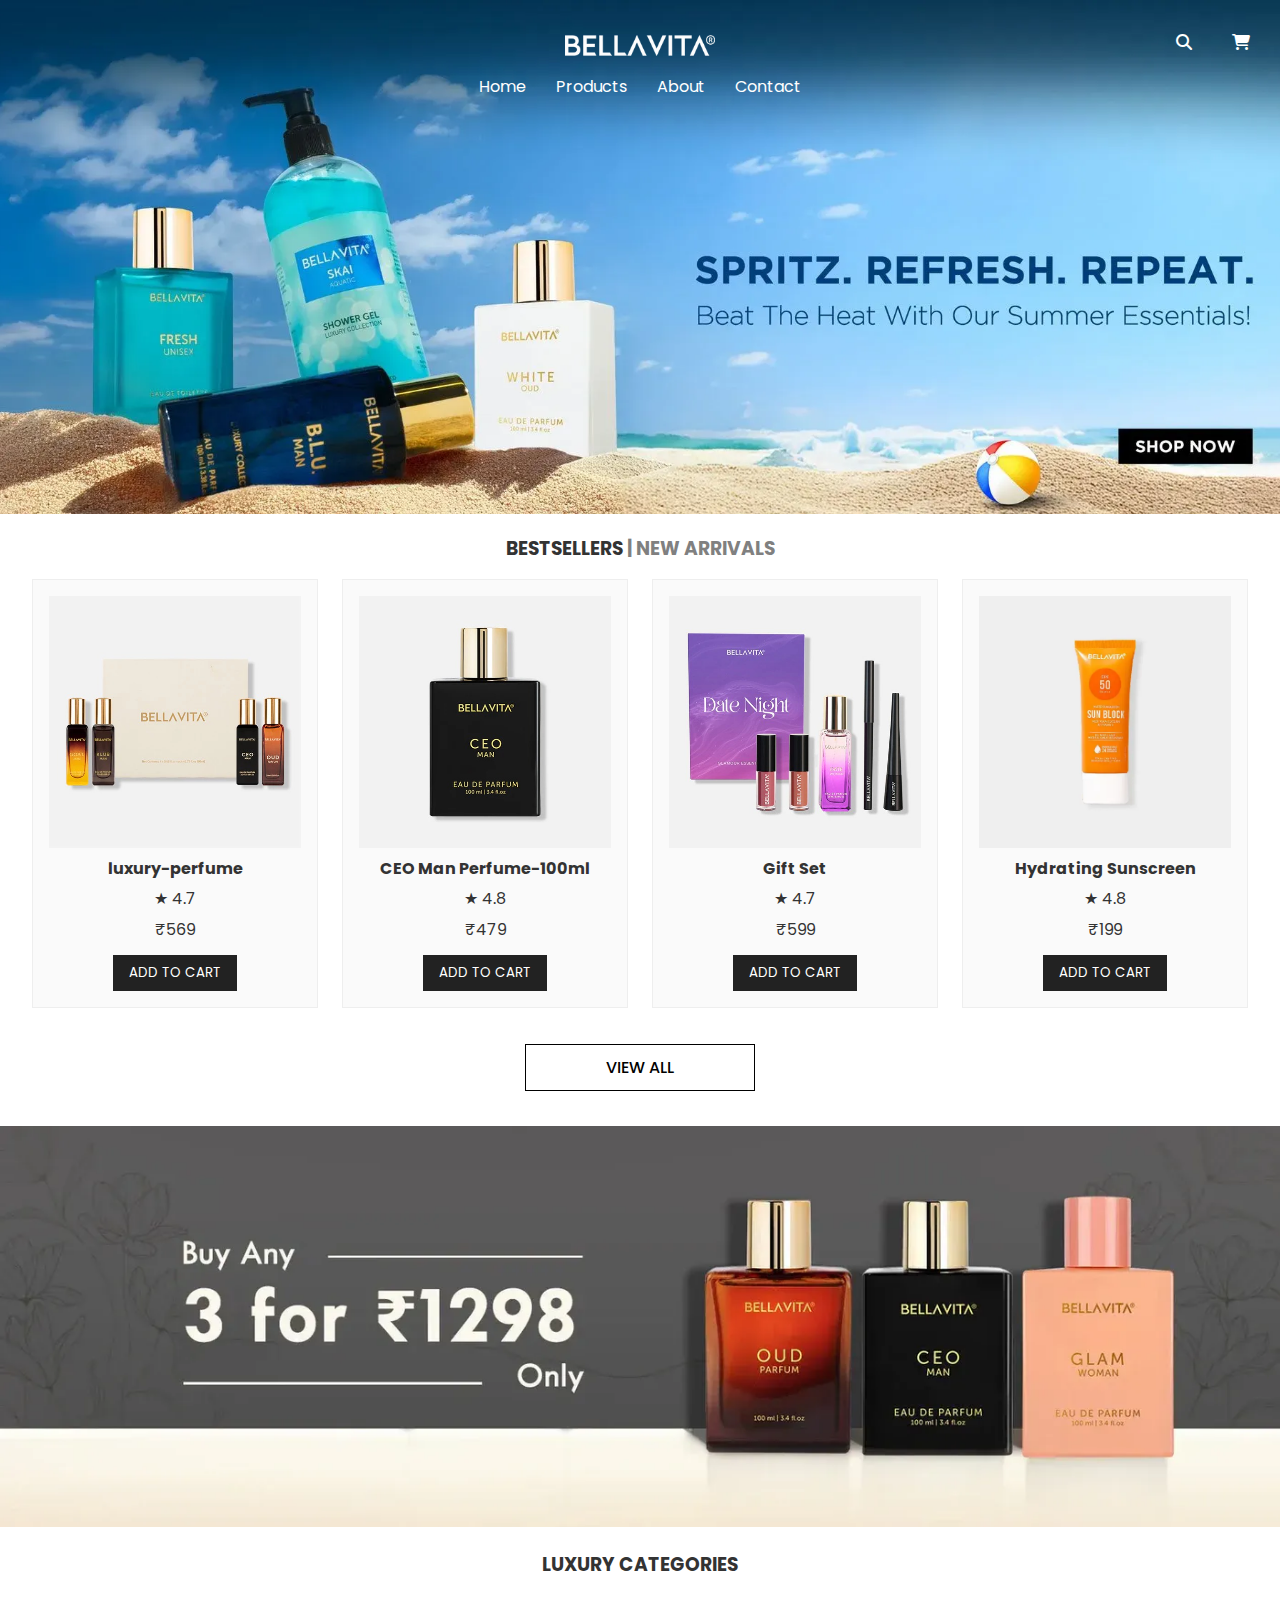
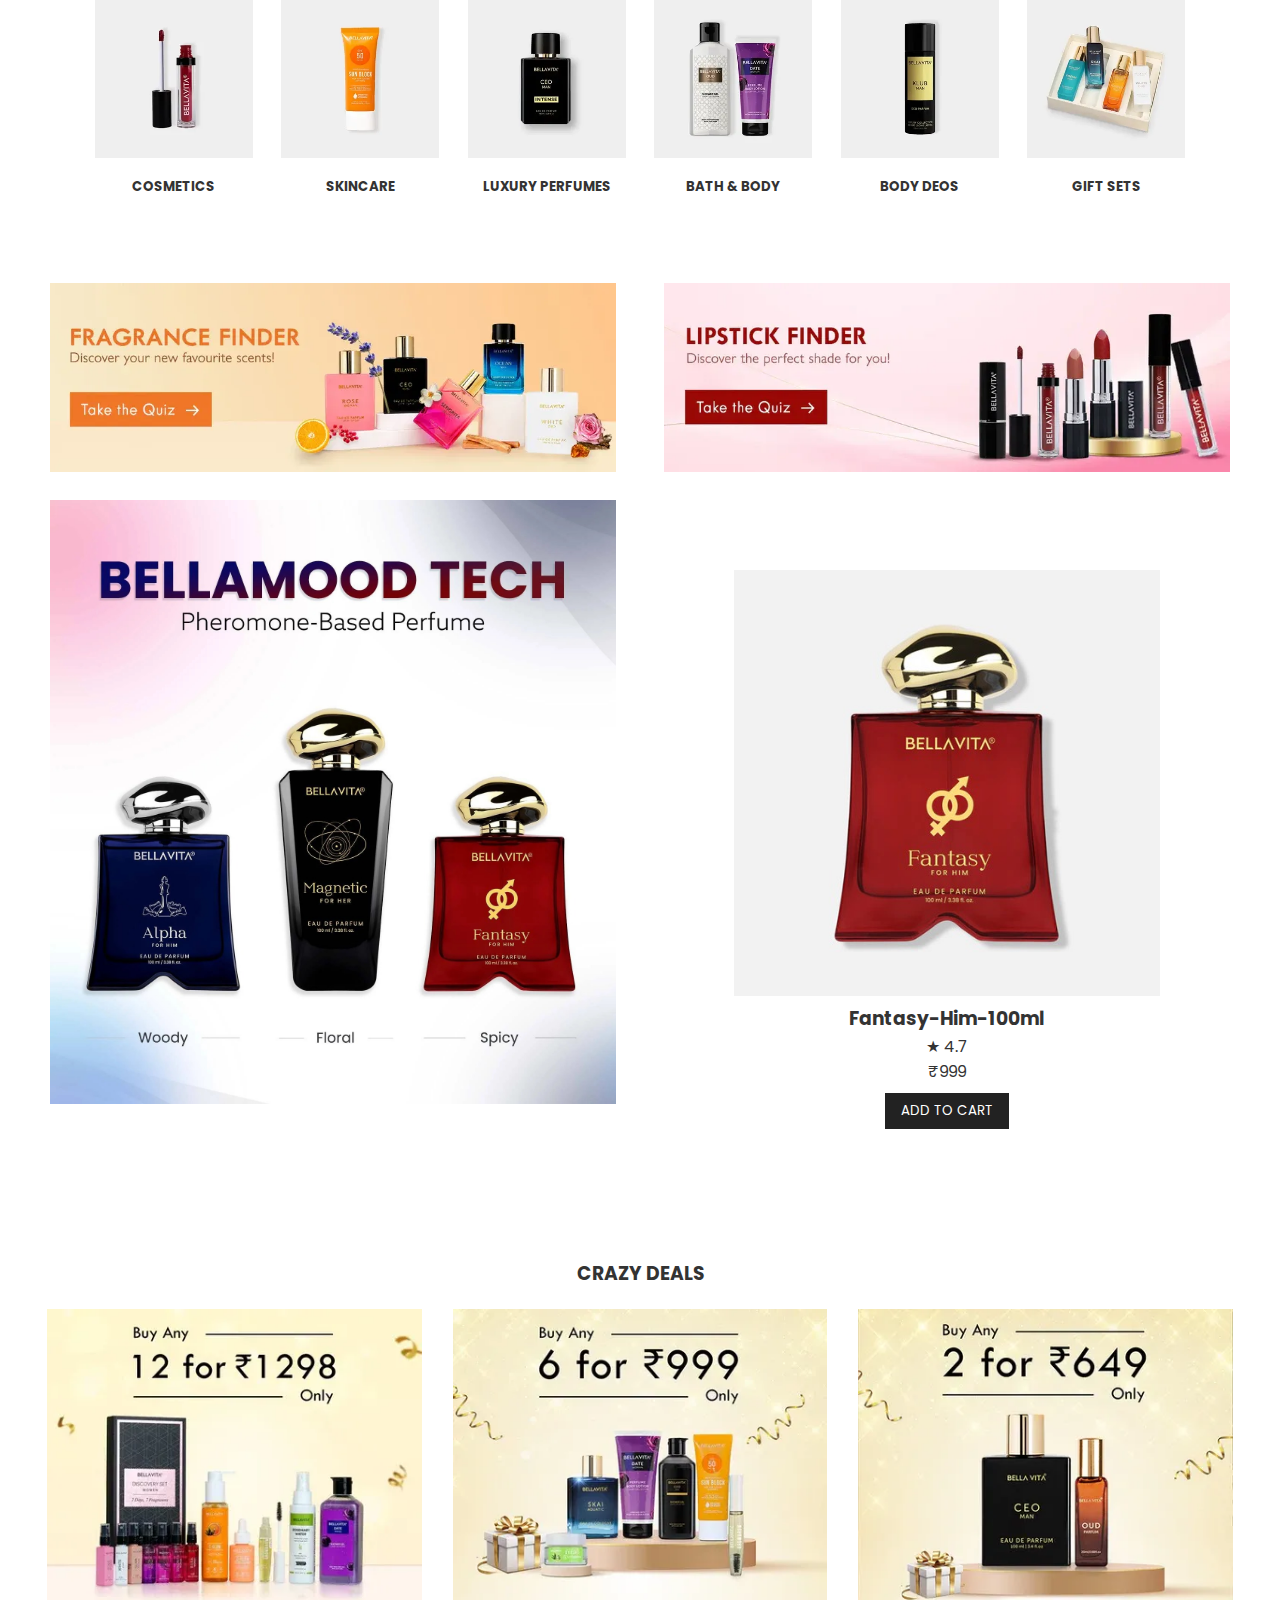
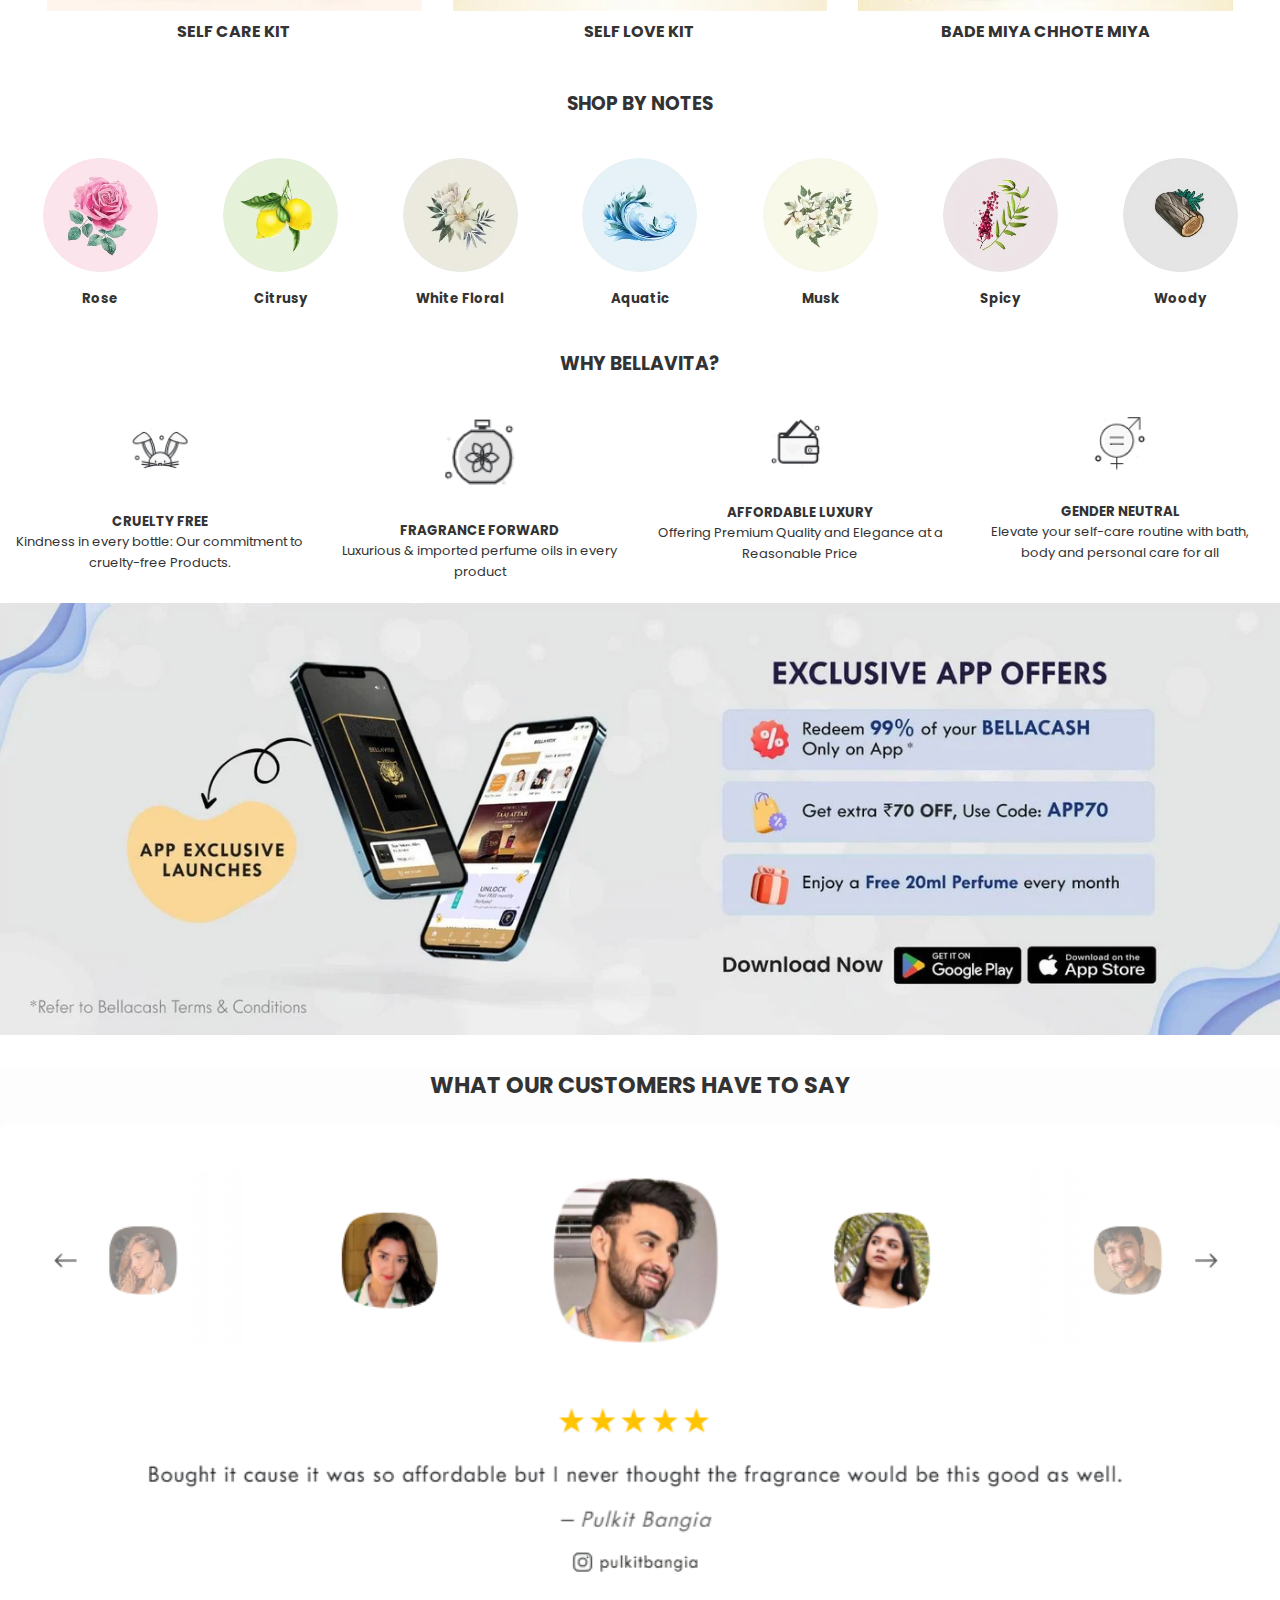
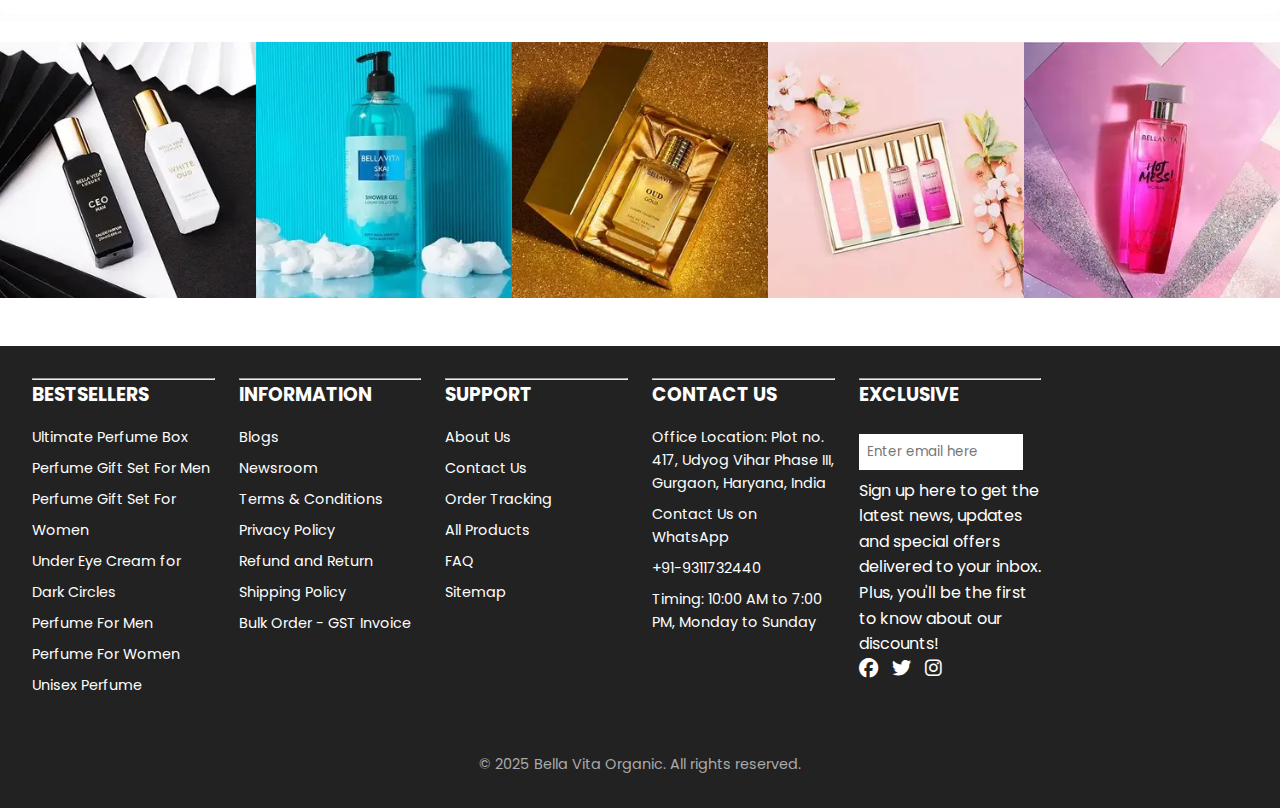
<file: index.html>
<!DOCTYPE html>
<html lang="en">

<head>
  <meta charset="UTF-8" />
  <meta name="viewport" content="width=device-width, initial-scale=1.0" />
  <title>Bella Vita Organic Clone</title>
  <link rel="stylesheet" href="Style.css" />
  <link rel="icon"
    href="https://bellavitaorganic.com/cdn/shop/files/100x100-logo_32x32_f198f5c3-9c56-423b-8fbf-41fd2d776daa.png?crop=center&height=96&v=1716532588&width=96">
  <link rel="stylesheet" href="https://cdnjs.cloudflare.com/ajax/libs/font-awesome/6.7.2/css/all.min.css"
    integrity="sha512-Evv84Mr4kqVGRNSgIGL/F/aIDqQb7xQ2vcrdIwxfjThSH8CSR7PBEakCr51Ck+w+/U6swU2Im1vVX0SVk9ABhg=="
    crossorigin="anonymous" referrerpolicy="no-referrer" />
  <link href="https://fonts.googleapis.com/css2?family=Poppins&display=swap" rel="stylesheet" />
</head>

<body>

  <section id="container">

    <!-- Navbar -->
    <header>

      <div id="navbar">

        <div class="nav_pad" id="nav_pad_bar"><i class="fas fa-bars"></i></div>
        <div id="navbar_logo">
          <img src="Images/Bella_Vita_Logo_360_E_2x_White.png" alt="">
        </div>
        <div id="nav_link" class="nav_pad">
          <a href="index.html">Home</a>
          <a href="product.html">Products</a>
          <a href="about.html">About</a>
          <a href="contact.html">Contact</a>
        </div>
        <div class="nav_pad" id="nav_pad_icon">
          <a href="#"><i class="fas fa-search"></i></a>
          <a href="#"><i class="fas fa-shopping-cart"></i></a>
        </div>
      </div>
    </header>

    <!-- Main -->
    <main>

      <!-- Product Section -->
      <section class="products">

        <div class="section-heading">
          <h3>BESTSELLERS <span style="color: gray;">| NEW ARRIVALS</span></h3>
        </div>

        <div class="product-grid">
          <div class="card">
            <img src="Images/front_2.jpg" alt="Perfume" />
            <h4>luxury-perfume</h4>
            <p>&#9733; 4.7</p>
            <p>₹569</p>
            <button>ADD TO CART</button>
          </div>
          <div class="card">
            <img src="Images/1_f3651453-9ace-4b6e-b0ac-4ee2b9e5e7cd.jpg" alt="Face Wash" />
            <h4>CEO Man Perfume-100ml</h4>
            <p>&#9733; 4.8</p>
            <p>₹479</p>
            <button>ADD TO CART</button>
          </div>
          <div class="card">
            <img src="Images/1-b.jpg" alt="Hair Oil" />
            <h4>Gift Set</h4>
            <p>&#9733; 4.7</p>
            <p>₹599</p>
            <button>ADD TO CART</button>
          </div>
          <div class="card">
            <img src="Images/Category-card-for-web-skincare2.webp" alt="Hair Oil" />
            <h4>Hydrating Sunscreen</h4>
            <p>&#9733; 4.8</p>
            <p>₹199</p>
            <button>ADD TO CART</button>
          </div>
        </div>
        <div class="view-all-container">
          <button class="view-all-btn">VIEW ALL</button>
        </div>

      </section>

      <!-- templete section -->
      <section id="templete">
        <img src="Images/Offer-Mobile-_1_UPB-mobile.webp" alt="">
      </section>
      <section id="templete1">
        <img src="Images/Offer-Banner-2-UPB (1).webp" alt="">
      </section>

      <!-- luxury section   -->
      <section class="luxury-section">
        <h3>LUXURY CATEGORIES</h3>
        <div class="luxury-grid">
          <div class="luxury-item">
            <img src="Images/cosmetics-category-card-web_a4ad6e4b-07bf-421e-8f23-fcac380118ff (1).webp" alt="">
            <h5>COSMETICS</h5>
          </div>
          <div class="luxury-item">
            <img src="Images/Category-card-for-web-skincare2 (1).webp" alt="">
            <h5>SKINCARE</h5>
          </div>
          <div class="luxury-item">
            <img src="Images/intense_1 (1).webp" alt="">
            <h5>LUXURY PERFUMES</h5>
          </div>
          <div class="luxury-item">
            <img src="Images/Category-card-body-wash2 (1).webp" alt="">
            <h5>BATH & BODY</h5>
          </div>
          <div class="luxury-item">
            <img src="Images/Category-card-for-deo2 (1).webp" alt="">
            <h5>BODY DEOS</h5>
          </div>
          <div class="luxury-item">
            <img src="Images/Artboard_4_copy_05b3b2ed-5440-4463-b119-bedcd60ed5c1 (1).webp" alt="">
            <h5>GIFT SETS</h5>
          </div>
        </div>
      </section>

      <!-- Grid Section  -->
      <section id="grid">
        <div class="grid_child">
          <img src="Images/Fragrance-Finder-Home-Page_1200-x-400_485ebb8a-29c5-453c-bc2d-d11b70b1c291.webp" alt="">
        </div>
        <div class="grid_child">
          <img src="Images/Lipstick_Finder_Home_Page_1200_x_400.webp" alt="">
        </div>
        <div class="grid_child">
          <img src="Images/BV-Home-banner.jpg" alt="">
        </div>
        <div class="grid_child">
          <div id="grid_child_img">
            <img src="Images/download_05e5f4e5-e803-430c-9b8e-2280519f4977.jpg" alt="Perfume" />
            <h3>Fantasy-Him-100ml</h3>
            <p>&#9733; 4.7</p>
            <p>₹999</p>
            <button>ADD TO CART</button>
          </div>
        </div>
      </section>

      <!-- deals section  -->
      <section id="deals">
        <h3>CRAZY DEALS</h3>
         <div id="deals1">
              <div class="deals_child">
            <img src="Images/678-548-01_eea37bd3-72d6-4d36-be25-1f2a754829d3 (1).webp" alt="">
            <h4>SELF CARE KIT</h4>
          </div>
          <div class="deals_child">
            <img src="Images/678-548-01 (1).webp" alt="">
            <h4>SELF LOVE KIT</h4>
          </div>
          <div class="deals_child">
            <img src="Images/678-548_eb6ded9c-5f74-4726-baa0-fb6a86472da3 (1).webp" alt="">
            <h4>BADE MIYA CHHOTE MIYA</h4>
           </div>
         </div>
      </section>

      <!-- Notes section  -->
      <section id="note_id">
        <h3>SHOP BY NOTES</h3>
        <div id="notes">
          <div class="notes_child">
            <img src="Images/Mask_Group_616_34fc5435-b516-44d1-bdeb-7ac8103c5c792 (1).webp" alt="">
            <h5>Rose</h5>
          </div>
          <div class="notes_child">
            <img src="Images/Mask_Group_6172 (1).webp" alt="">
            <h5>Citrusy</h5>
          </div>
          <div class="notes_child">
            <img src="Images/Mask_Group_618 (1).webp" alt="">
            <h5>White Floral</h5>
          </div>
          <div class="notes_child">
            <img src="Images/Mask_Group_619 (1).webp" alt="">
            <h5>Aquatic</h5>
          </div>
          <div class="notes_child">
            <img src="Images/Mask_Group_620 (1).webp" alt="">
            <h5>Musk</h5>
          </div>
          <div class="notes_child">
            <img src="Images/Mask_Group_621 (1).webp" alt="">
            <h5>Spicy</h5>
          </div>
          <div class="notes_child">
            <img src="Images/Mask_Group_622 (1).webp" alt="">
            <h5>Woody</h5>
          </div>
        </div>
      </section>

      <!-- why section  -->
      <section id="why_head">
        <h3>WHY BELLAVITA?</h3>
        <div id="why">
          <div class="why_child">
            <img src="Images/Screenshot 2025-06-06 200424.png" alt="">
            <h5>CRUELTY FREE</h5>
            <p>Kindness in every bottle: Our commitment to cruelty-free Products.</p>
          </div>
          <div class="why_child">
            <img src="Images/Screenshot 2025-06-06 200616.png" alt="">
            <h5>FRAGRANCE FORWARD</h5>
            <p>Luxurious & imported perfume oils in every product</p>
          </div>
          <div class="why_child">
            <img src="Images/Screenshot 2025-06-06 200703.png" alt="">
            <h5>AFFORDABLE LUXURY</h5>
            <p>Offering Premium Quality and Elegance at a Reasonable Price</p>
          </div>
          <div class="why_child">
            <img src="Images/Screenshot 2025-06-06 200748.png" alt="">
            <h5>GENDER NEUTRAL</h5>
            <p>Elevate your self-care routine with bath, body and personal care for all</p>
          </div>
        </div>
      </section>

      <!-- banner section -->
      <section id="banner">
        <img src="Images/download-the-app-banner-MOBILE--BVO (1).jpg" alt="">
      </section>
      <section id="banner1">
        <img src="Images/download-the-app-banner-DESKTOP--BVO (1).jpg" alt="">
      </section>

      <!-- review section  -->
      <section class="review-section">
        <h3>WHAT OUR CUSTOMERS HAVE TO SAY</h3>
        <div id="review_child">
          <img src="Images/review.png" alt="">
        </div>
        </div>
      </section>

      <!-- poster section  -->
      <section id="poster_sec">
        <div id="poster">
          <div class="poster_child">
            <img src="Images/1_e3a8356d-1e07-4f9e-b006-463aee598ee0 (1).webp" alt="">
          </div>
          <div class="poster_child">
            <img src="Images/2_2453e5e3-fecb-46e3-ad9e-00bea4baa4622 (1).webp" alt="">
          </div>
          <div class="poster_child">
            <img src="Images/3_1_49a17cdc-b7a0-4ae1-a20d-5c3d8eee7bc1 (1).webp" alt="">
          </div>
          <div class="poster_child">
            <img src="Images/4_68a3c022-75df-4304-8d47-6a1671886316 (1).webp" alt="">
          </div>
          <div class="poster_child">
            <img src="Images/5_b43e7ec7-8e4b-464f-b5a4-78854aa116d82 (1).webp" alt="">
          </div>
        </div>
      </section>

    </main>
    
    <!-- Footer -->
    <footer>
      <div>
        <hr>
        <h3>BESTSELLERS</h3>
        <ul class="footer_ul">
          <li>Ultimate Perfume Box</li>
          <li>Perfume Gift Set For Men</li>
          <li>Perfume Gift Set For</li>
          <li>Women</li>
          <li>Under Eye Cream for</li>
          <li>Dark Circles</li>
          <li>Perfume For Men</li>
          <li>Perfume For Women</li>
          <li>Unisex Perfume</li>
        </ul>
      </div>
      <div>
        <hr>
        <h3>INFORMATION</h3>
        <ul class="footer_ul">
          <li>Blogs</li>
          <li>Newsroom</li>
          <li>Terms & Conditions</li>
          <li>Privacy Policy</li>
          <li>Refund and Return</li>
          <li>Shipping Policy</li>
          <li>Bulk Order - GST Invoice</li>
        </ul>
      </div>
      <div>
        <hr>
        <h3>SUPPORT</h3>
        <ul class="footer_ul">
          <li>About Us</li>
          <li>Contact Us</li>
          <li>Order Tracking</li>
          <li>All Products</li>
          <li>FAQ</li>
          <li>Sitemap</li>
        </ul>
      </div>
      <div>
        <hr>
        <h3>CONTACT US</h3>
        <ul>
          <li>Office Location: Plot no. 417, Udyog Vihar Phase III, Gurgaon, Haryana, India</li>
          <li>Contact Us on WhatsApp</li>
          <li>+91-9311732440</li>
          <li>Timing: 10:00 AM to 7:00 PM, Monday to Sunday</li>
        </ul>
      </div>
      <div>
        <hr>
        <h3>EXCLUSIVE</h3>
        <input type="email" placeholder="Enter email here">
        <p>Sign up here to get the latest news, updates and special offers delivered to your inbox.</p>
        <p>Plus, you'll be the first to know about our discounts!</p>
        <i class="fab fa-facebook"></i>
        <i class="fab fa-twitter"></i>
        <i class="fab fa-instagram"></i>
      </div>
      <p>&copy; 2025 Bella Vita Organic. All rights reserved.</p>
    </footer>

  </section>
</body>

</html>
</file>
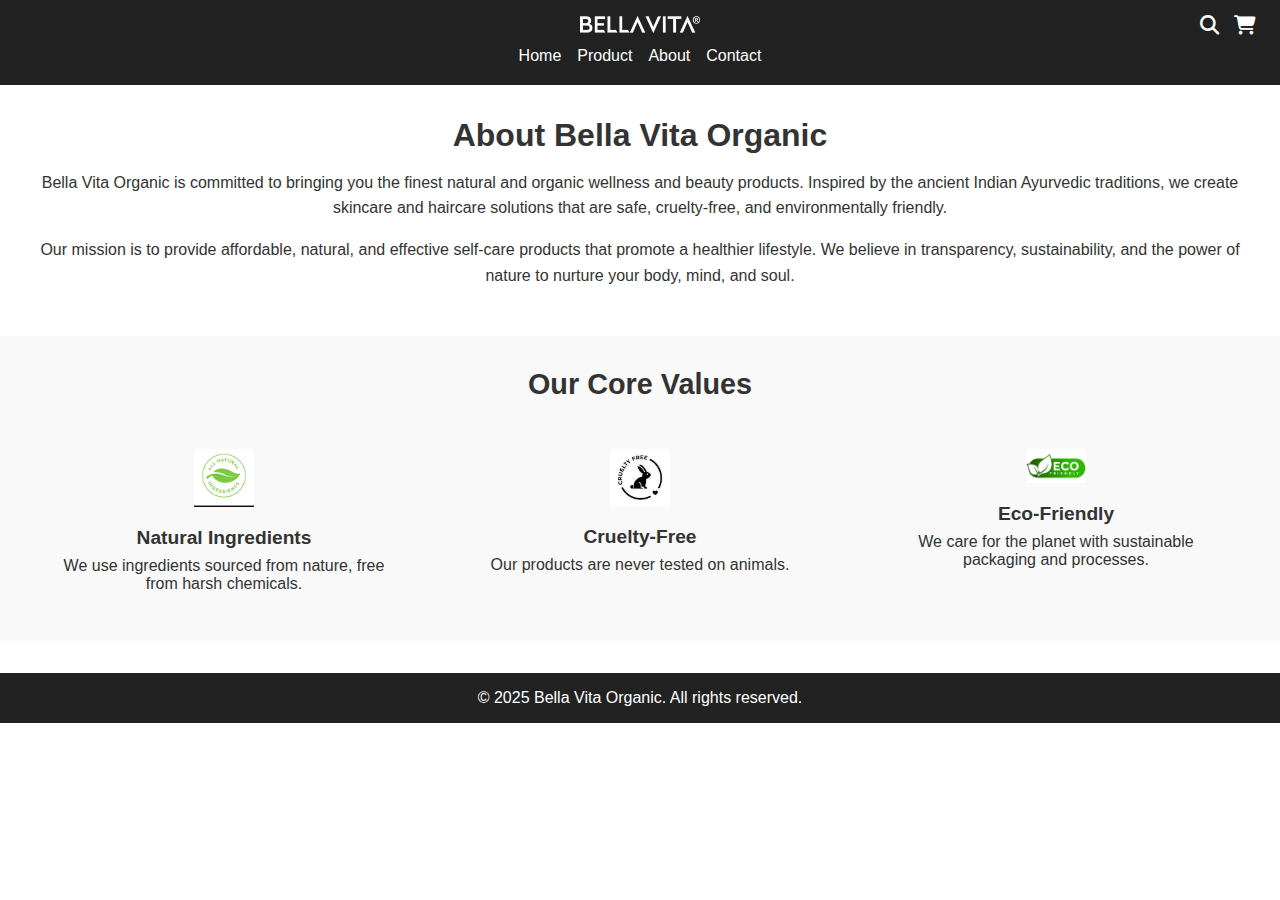
<file: about.html>
<!DOCTYPE html>
<html lang="en">
<head>
  <meta charset="UTF-8" />
  <meta name="viewport" content="width=device-width, initial-scale=1.0"/>
  <title>About Us - Bella Vita</title>
  <link rel="stylesheet" href="about.css" />
  <link rel="stylesheet" href="https://cdnjs.cloudflare.com/ajax/libs/font-awesome/6.4.0/css/all.min.css"/>
</head>
<body>
  <header id="navbar">
    <div id="navbar_logo">
      <img src="Images/BV_Logo_White.png" alt="Bella Vita Logo" />
    </div>
    <div id="navbar_icons">
      <i class="fas fa-search"></i>
      <i class="fas fa-shopping-cart"></i>
    </div>
    <div id="nav_link">
      <a href="index.html">Home</a>
      <a href="product.html">Product</a>
      <a href="about.html">About</a>
      <a href="contact.html">Contact</a>
    </div>
  </header>


  <section class="about-content">
    <h2>About Bella Vita Organic</h2>
    <p>
      Bella Vita Organic is committed to bringing you the finest natural and organic wellness and beauty products. Inspired by the ancient Indian Ayurvedic traditions, we create skincare and haircare solutions that are safe, cruelty-free, and environmentally friendly.
    </p>
    <p>
      Our mission is to provide affordable, natural, and effective self-care products that promote a healthier lifestyle. We believe in transparency, sustainability, and the power of nature to nurture your body, mind, and soul.
    </p>
  </section>

  <section class="about-values">
    <h3>Our Core Values</h3>
    <div class="value-grid">
      <div class="value-item">
        <img src="Images/natural ingri.png" alt="Natural">
        <h4>Natural Ingredients</h4>
        <p>We use ingredients sourced from nature, free from harsh chemicals.</p>
      </div>
      <div class="value-item">
        <img src="Images/cruelaty free.jpg" alt="Cruelty-Free">
        <h4>Cruelty-Free</h4>
        <p>Our products are never tested on animals.</p>
      </div>
      <div class="value-item">
        <img src="Images/eco.png" alt="Eco Friendly">
        <h4>Eco-Friendly</h4>
        <p>We care for the planet with sustainable packaging and processes.</p>
      </div>
    </div>
  </section>

  <footer>
    <p>© 2025 Bella Vita Organic. All rights reserved.</p>
  </footer>
</body>
</html>
</file>
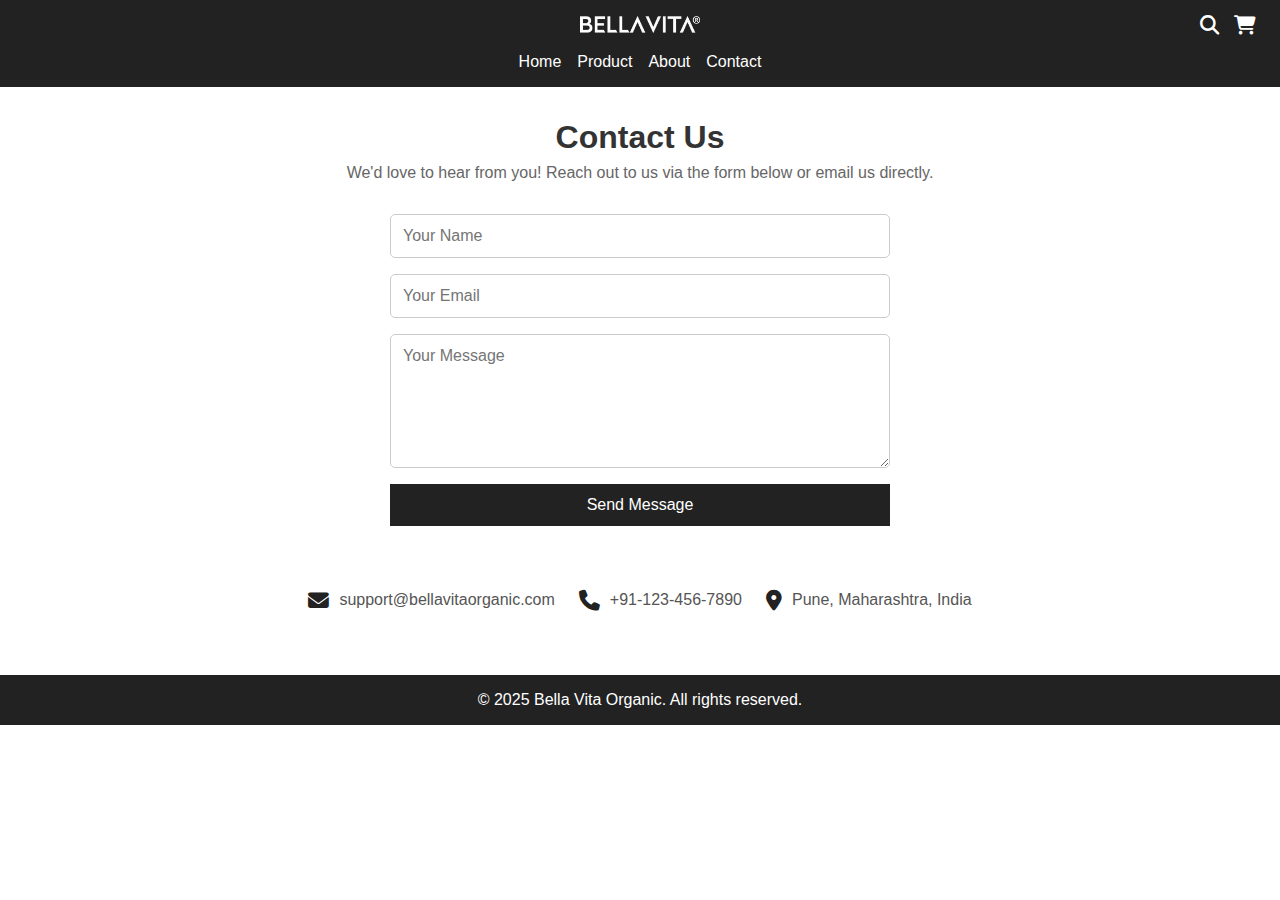
<file: contact.html>
<!DOCTYPE html>
<html lang="en">
<head>
  <meta charset="UTF-8" />
  <meta name="viewport" content="width=device-width, initial-scale=1.0"/>
  <title>Contact Us - Bella Vita</title>
  <link rel="stylesheet" href="contact.css" />
  <link rel="stylesheet" href="https://cdnjs.cloudflare.com/ajax/libs/font-awesome/6.4.0/css/all.min.css"/>
</head>
<body>

  <!-- Header -->
  <header id="navbar">
    <div id="navbar_logo">
      <img src="Images/BV_Logo_White.png" alt="Bella Vita Logo" />
    </div>
    <div id="navbar_icons">
      <i class="fas fa-search"></i>
      <i class="fas fa-shopping-cart"></i>
    </div>
    <div id="nav_link">
      <a href="index.html">Home</a>
      <a href="product.html">Product</a>
      <a href="about.html">About</a>
      <a href="contact.html">Contact</a>
    </div>
  </header>


  <!-- Contact Form -->
  <section class="contact-section">
    <h2>Contact Us</h2>
    <p>We'd love to hear from you! Reach out to us via the form below or email us directly.</p>

    <form class="contact-form">
      <input type="text" placeholder="Your Name" required>
      <input type="email" placeholder="Your Email" required>
      <textarea placeholder="Your Message" rows="6" required></textarea>
      <button type="submit">Send Message</button>
    </form>
  </section>

  <!-- Contact Details -->
  <section class="contact-details">
    <div class="detail-box">
      <i class="fas fa-envelope"></i>
      <p>support@bellavitaorganic.com</p>
    </div>
    <div class="detail-box">
      <i class="fas fa-phone"></i>
      <p>+91-123-456-7890</p>
    </div>
    <div class="detail-box">
      <i class="fas fa-map-marker-alt"></i>
      <p>Pune, Maharashtra, India</p>
    </div>
  </section>

  <!-- Footer -->
  <footer>
    <p>© 2025 Bella Vita Organic. All rights reserved.</p>
  </footer>

</body>
</html>
</file>
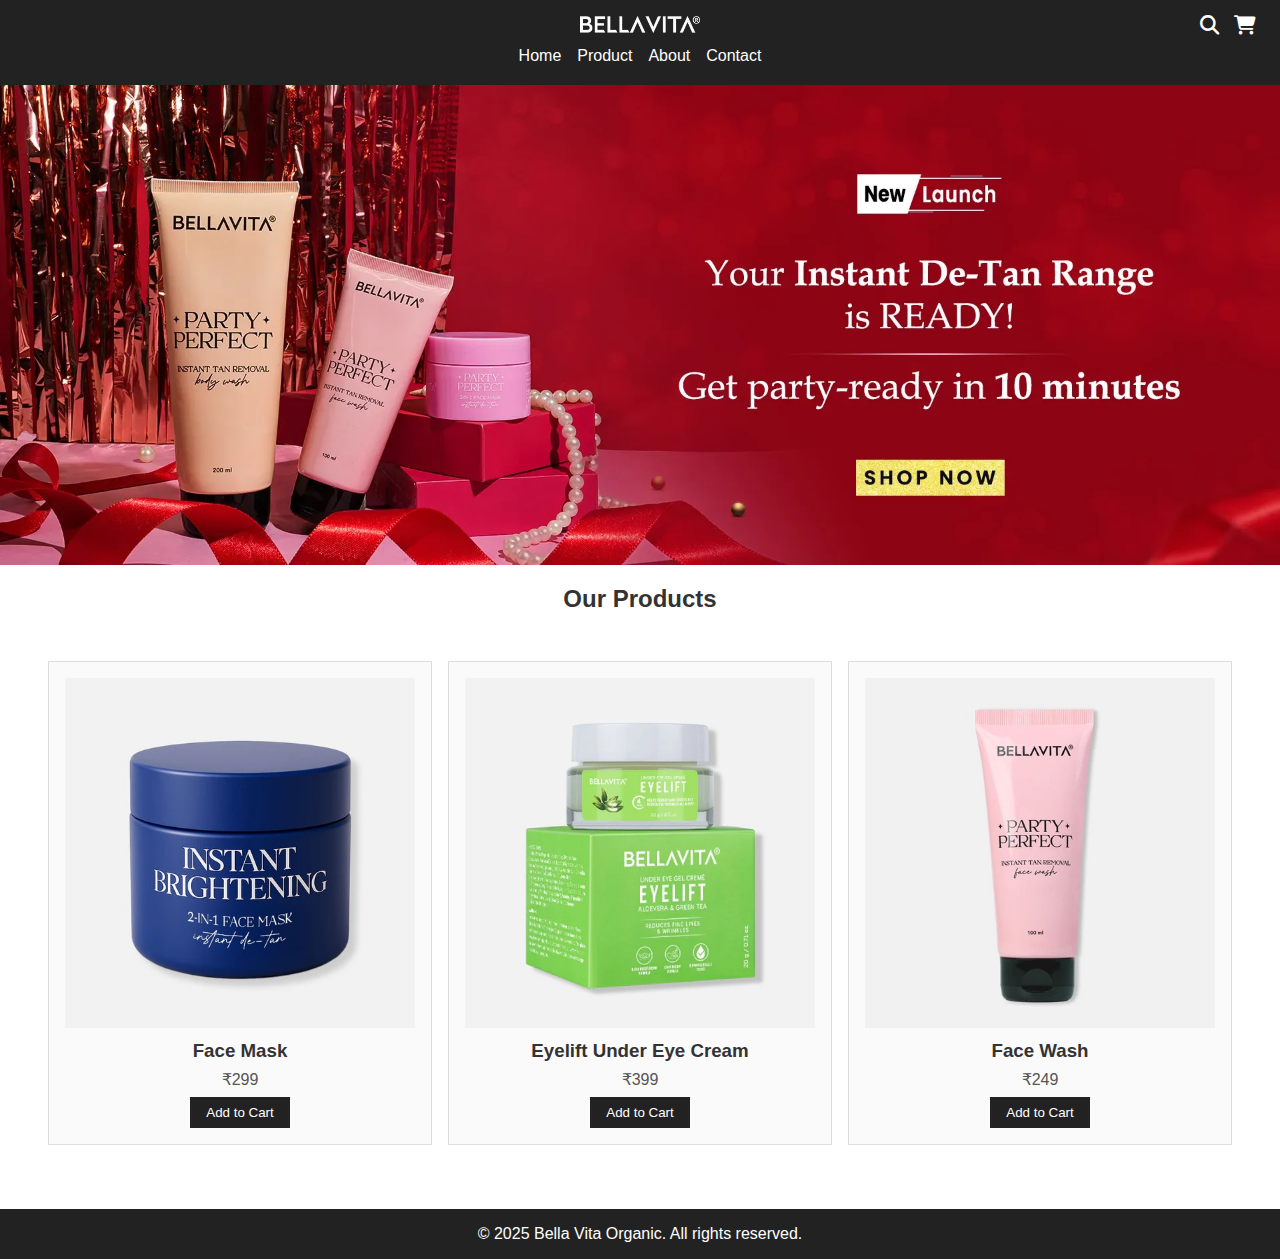
<file: product.html>
<!DOCTYPE html>
<html lang="en">
<head>
  <meta charset="UTF-8" />
  <meta name="viewport" content="width=device-width, initial-scale=1.0"/>
  <title>Product Page - Bella Vita</title>
  <link rel="stylesheet" href="product.css" />
  <link rel="stylesheet" href="https://cdnjs.cloudflare.com/ajax/libs/font-awesome/6.4.0/css/all.min.css"/>
</head>
<body>
  <header id="navbar">
    <div id="navbar_logo">
      <img src="Images/BV_Logo_White.png" alt="Bella Vita Logo" />
    </div>
    <div id="navbar_icons">
      <i class="fas fa-search"></i>
      <i class="fas fa-shopping-cart"></i>
    </div>
    <div id="nav_link">
      <a href="index.html">Home</a>
      <a href="product.html">Product</a>
      <a href="about.html">About</a>
      <a href="contact.html">Contact</a>
    </div>
  </header>

  <section id="banner">
    <img src="Images/1920x720_3b42711b-c3ca-44f3-ab57-f60e699ca354 (1).webp" alt="Product Banner" />
  </section>

  <section class="section-heading">
    <h2>Our Products</h2>
  </section>

  <section class="product-grid">
    <div class="card">
      <img src="Images/download_7a1668a8-c206-45ac-aee4-ff394a54147b.jpg" alt="Product 1" />
      <h3>Face Mask</h3>
      <p>₹299</p>
      <button>Add to Cart</button>
    </div>
    <div class="card">
      <img src="Images/1_9a44738a-c364-41d7-abf2-6fe5a45f546d.jpg" alt="Product 2" />
      <h3>Eyelift Under Eye Cream</h3>
      <p>₹399</p>
      <button>Add to Cart</button>
    </div>
    <div class="card">
      <img src="Images/download_e4c9dcf0-b2bb-4542-8030-3450a63e3e93.jpg" alt="Product 3" />
      <h3>Face Wash</h3>
      <p>₹249</p>
      <button>Add to Cart</button>
    </div>
    <!-- Add more product cards as needed -->
  </section>

  <footer>
    <p>© 2025 Bella Vita Organic. All rights reserved.</p>
  </footer>
</body>
</html>
</file>
<file: Style.css>
* {
  margin: 0;
  padding: 0;
  box-sizing: border-box;
  font-family: 'Poppins', sans-serif;
}

/* #container{
   border: 1px solid red;
} */
body {
  background-color: #fff;
  color: #333;
  line-height: 1.6;
}

a {
  text-decoration: none;
  color: inherit;
}

/* Header / Navbar */

#navbar {
  background-image: url("Images/Summer-Banner-860x1150.webp"); 
  height: 450px;
  color: #fff;
  display: flex;
  flex-wrap: wrap;
  justify-content: space-between;
  background-size: cover;
  background-position: center;
  background-repeat: no-repeat;
}

#navbar_logo{
   text-align: center; 
}
.nav_pad{
  margin-top: 10px;
}
#navbar_logo img {
 
  width: 130px; /* adjust as needed */
  height: auto;
  padding-top: 15px;
}
#nav_link{
  display: none;
}

.section-heading {
  text-align: center;
}

/* Product Grid */
.product-grid {
  display: grid;
  grid-template-columns: repeat(auto-fit, minmax(200px, 1fr));
  gap: 1.5rem;
  padding: 1rem 2rem;
}

.card {
  border: 1px solid #eee;
  padding: 1rem;
  text-align: center;
  background-color: #fafafa;
  transition: transform 0.2s;
}

.card:hover {
  transform: scale(1.03);
}

.card img {
  width: 100%;
  height: auto;
  object-fit: cover;
}

.card h3 {
  margin: 0.5rem 0;
}

.card p {
  margin: 0.3rem 0;
}

.card button,.grid_child div button{
  padding: 0.5rem 1rem;
  background-color: #222;
  color: #fff;
  border: none;
  cursor: pointer;
  margin-top: 0.5rem;
}

.card button:hover {
  background-color: #dd7631;
}

.view-all-container {
  text-align: center;
  margin-top: 20px;
}

.view-all-btn{
  padding: 10px 20px;
  font-size: 16px;
  font-weight: 500;
  background-color: white;
  color: black;
  border: 1px solid black;
  width: 230px;
  cursor: pointer;
  transition: background-color 0.3s ease;
  margin-bottom: 35px;
}

.view-all-btn:hover {
  background-color: black;
  color: white;
}

/* template section */
#templete img{
   width: 100%;
}
#templete1 {
   display: none;
}
/* .luxury-section  */
.luxury-section {
  padding: 20px;
  text-align: center;
}

.luxury-grid {
  display: flex;
  flex-wrap: wrap;
  margin-top: 20px;
  gap: 10px;
}
.luxury-item {
  width: 48%;
}
.luxury-item img {
  width: 100%;
  height: auto;
}

.luxury-item h5 {
  margin-top: 10px;
}
/* grid section  */
.grid_child{
  width: 100%;
  text-align: center;
}
.grid_child img{
  width: 100%;
}

/* deals section  */
#deals h3{
  text-align: center;
  padding: 20px;
}
#deals {
  text-align: center;
}
.deals_child{
  width: 100%;
  transition: transform 0.3s ease;
}
.deals_child:hover {
  transform: scale(1.05);
  box-shadow: 0 4px 12px rgba(0, 0, 0, 0.1);
  border: 1px solid #eee;
}
.deals_child img{
  width: 100%;
}

/* notes section  */
#note_id h3{
   text-align: center;
   padding: 20px;
}
#notes{
  display: flex;
  flex-wrap: wrap;
  justify-content: space-evenly;
  text-align: center;
}
.notes_child{
  width: 30%;
  transition: transform 0.3s ease;
}
.notes_child:hover {
  transform: scale(1.05);
}
.notes_child img{
  width: 100%;
}

/* why section  */
#why_head h3{
  text-align: center;
  padding: 20px;
}
#why{
  display: flex;
  flex-wrap: wrap;
  justify-content: space-evenly;
  text-align: center;
}
.why_child{
  width: 48%;
}
.why_child p{
  font-size: small;
}
.why_child img{
  width: 100%;
}
/* banner section  */
#banner img{
  width: 100%;
}
#banner{
  margin: 20px 0px;
}
#banner1{
  display: none;
}

/* review section  */
.review-section {

  text-align: center;
  background-color: #fdfdfd;
}

.review-section h3 {
  font-size: 1.4rem;
  margin-bottom: 20px;
}

.review-section img {
  width: 100%;
  height: 170px;
  border-radius: 10px;
}
/* poster section  */
#poster{
  display: flex;
  flex-wrap: wrap;
  justify-content: space-evenly;
  margin: 20px 0px;
}
.poster_child{
  width: 48%;
}
.poster_child img{
  width: 100%;
}

/* Footer */
footer {
  background-color: #222;
  color: #fff;
  padding: 2rem;
  display: grid;
  grid-template-columns: repeat(auto-fit, minmax(200px, 1fr));
  gap: 1.5rem;
}

footer h3 {
  margin-bottom: 1rem;
}

footer ul {
  list-style: none;
}

footer li {
  margin-bottom: 0.5rem;
  font-size: 0.9rem;
}

footer input[type="email"] {
  padding: 0.5rem;
  width: 100%;
  margin: 0.5rem 0;
  border: none;
}

footer i {
  font-size: 1.2rem;
  margin-right: 10px;
  cursor: pointer;
}

footer p:last-child {
  grid-column: 1 / -1;
  text-align: center;
  font-size: 0.9rem;
  margin-top: 1.5rem;
  color: #aaa;
}
.footer_ul{
  display: none;
}
/* Tablet View */
@media only screen and (min-width:768px) {
  
  #navbar {
    background-image: url(Images/Summer-Banner-1920x720.webp);
    height: 350px; /* Slightly smaller banner */
    background-size: cover; /* Cover for better fit */
    flex-wrap: nowrap; /* Maybe keep in one line */
    padding: 0 20px;
  }
  
  #navbar_logo img {
    width: 150px; /* Bigger logo on tablet */
  }
  
  #nav_link{
  display: none;
 }

  .products{
    margin-top: 20px;
  }

   .product-grid {
    grid-template-columns: repeat(2, 1fr); /* Two products per row */
    padding: 1rem 2rem;
    gap: 1.5rem;
  }
  #templete {
   display: none;
}
  #templete1 {
   display: block;
}
  #templete1 img{
   width: 100%;
}
  .luxury-grid {
    display: flex;
    flex-wrap: wrap;
    justify-content: space-evenly;
    padding: 0px 60px;
  }

  .luxury-item {
    width: 48%; /* roughly half the container width, accounting for spacing */
    margin-bottom: 15px; /* optional: adds spacing between rows */
  }
  
  #grid {
    display: flex;
    flex-wrap: wrap;
    justify-content: space-between;
    padding: 20px;
  }

  .grid_child {
    width: 48%; /* Two per row */
    margin-bottom: 15px;
  }
  #deals1 {
    display: flex;
    flex-wrap: wrap;
    justify-content: space-evenly;
    padding: 0 1rem;
  }

  .deals_child {
    width: 48%;
    margin-bottom: 15px;
  }

  .deals_child img {
    width: 100%;
    height: auto;
  }
  #notes {
    justify-content: space-around; /* More space around notes */
  }
  
  .notes_child {
    width: 45%; /* Two notes per row */
  }
  
  #why {
    display: flex;
    flex-wrap: wrap;
    justify-content: space-between;
    padding: 0 1rem;
  }

  .why_child {
    width: 48%;
    margin-bottom: 20px;
  }

  .why_child img {
    width: 100%;
    height: auto;
  }
  #banner{
  display: none;
 }
 #banner1{
  display: block;
 }
 #banner1 img{
  width: 100%;
 }
 
  #poster {
    flex-wrap: nowrap;
  }
  
  .poster_child {
    width: 45%;
  }
  
  footer {
    grid-template-columns: repeat(auto-fit, minmax(180px, 1fr));
  }
  
  footer input[type="email"] {
    width: 90%;
  }
}
@media only screen and (min-width:1200px) {
  #navbar {
    background-image: url(Images/Summer-Banner-1920x720.webp);
    
    background-size: cover; /* Cover for better fit */
    flex-wrap: nowrap; /* Maybe keep in one line */
    height: 500px;
    width: 100%;
  }
  #nav_pad_bar{
    display: none;
  }
  #nav_link{
  display: contents;
  height: 420px;
  width: 100%;
}
   #navbar {
    position: relative;
    flex-direction: column;
    align-items: center;
    height: auto; /* Allow height to adjust */
    background-size: cover;
    padding-bottom: 20px;
  }
  #nav_pad_icon {
    position: absolute;
    top: 20px;
    right: 30px;
    display: flex;
    gap: 40px;
  }
  /* #nav_pad_icon{
    display: none;
  } */

   #navbar_logo {
    text-align: center;
    margin-top: 20px;
  }

  #navbar_logo img {
    width: 150px;
  }

  #nav_link {
    display: flex;
    justify-content: center;
    gap: 30px;
    margin-top: 10px;
    flex-wrap: wrap;
  }

  .products {
  margin-top: 20px;
}
.product-grid {
    grid-template-columns: repeat(4, 1fr); /* Two products per row */
    padding: 1rem 2rem;
    gap: 1.5rem;
  }

  #templete {
   display: none;
}
  #templete1 {
   display: block;
}
  #templete1 img{
   width: 100%;
}
.luxury-section {
    padding: 1rem;
  }
  .luxury-item {
    width: 14%;
    margin-bottom: 20px;
  }
  #grid {
    display: flex;
    flex-wrap: wrap;
    justify-content: space-between;
    padding: 50px;
  }

  .grid_child {
    width: 48%;
    margin-bottom: 20px;
  }
  .grid_child {
    width: 48%;
    margin-bottom: 20px;
  }
  #grid_child_img {
    padding: 70px;
  }
  #deals{
    margin-top: -30px
  }
  .deals_child {
    width: 30%;
  }
  .deals_child img {
    width: 100%;
  }
  .notes_child{
    width: 12%;
    padding: 10px;
  }
  .notes_child img{
    width: 100%;
  }
  #note_id{
    padding: 10px;
  }
  .why_child{
    width: 23%;
  }
  .why_child img{
    width: 50%;
  }
  .review-section{
    margin-top: 25px;
  }
  #review_child img{
    width: 100%;
    height: auto;
  }
  .footer_ul{
  display:contents;
}
footer{
  margin-top: 40px;
}
}
</file>
<file: about.css>
* {
  margin: 0;
  padding: 0;
  box-sizing: border-box;
  font-family: 'Poppins', sans-serif;
}

body {
  background-color: #fff;
  color: #333;
}

#navbar {
  background-color: #222;
  padding: 1rem;
  position: relative;
  display: flex;
  flex-direction: column;
  align-items: center;
}

#navbar_logo img {
  width: 120px;
}

#navbar_icons {
  position: absolute;
  top: 1rem;
  right: 1.5rem;
  display: flex;
  gap: 15px;
}

#navbar_icons i {
  color: white;
  font-size: 1.2rem;
  cursor: pointer;
}

#nav_link {
  margin-top: 1rem;
  display: flex;
  gap: 1rem;
}

#nav_link a {
  color: white;
  text-decoration: none;
  font-weight: 500;
}

#about-banner img {
  width: 100%;
  height: auto;
}

.about-content {
  padding: 2rem;
  text-align: center;
}

.about-content h2 {
  margin-bottom: 1rem;
  font-size: 2rem;
}

.about-content p {
  margin-bottom: 1rem;
  font-size: 1rem;
  line-height: 1.6;
}

.about-values {
  background-color: #f9f9f9;
  padding: 2rem;
  text-align: center;
}

.about-values h3 {
  margin-bottom: 2rem;
  font-size: 1.8rem;
}

.value-grid {
  display: grid;
  grid-template-columns: 1fr;
  gap: 2rem;
}

.value-item {
  padding: 1rem;
}

.value-item img {
  width: 60px;
  margin-bottom: 1rem;
}

.value-item h4 {
  margin-bottom: 0.5rem;
  font-size: 1.2rem;
}

footer {
  background-color: #222;
  color: white;
  text-align: center;
  padding: 1rem;
  margin-top: 2rem;
}

/* Tablet view */
@media (min-width: 600px) {
  .value-grid {
    grid-template-columns: repeat(2, 1fr);
  }
}

/* Desktop view */
@media (min-width: 900px) {
  #navbar {
    flex-direction: column;
    padding-bottom: 20px;
  }

  #nav_link {
    margin-top: 10px;
  }

  .value-grid {
    grid-template-columns: repeat(3, 1fr);
  }
}
</file>
<file: contact.css>
* {
  margin: 0;
  padding: 0;
  box-sizing: border-box;
  font-family: 'Poppins', sans-serif;
}

body {
  background-color: #fff;
  color: #333;
}

#navbar {
  background-color: #222;
  padding: 1rem;
  position: relative;
  display: flex;
  flex-direction: column;
  align-items: center;
}

#navbar_logo img {
  width: 120px;
}

#navbar_icons {
  position: absolute;
  top: 1rem;
  right: 1.5rem;
  display: flex;
  gap: 15px;
}

#navbar_icons i {
  color: white;
  font-size: 1.2rem;
  cursor: pointer;
}

#nav_link {
  margin-top: 1rem;
  display: flex;
  gap: 1rem;
}

#nav_link a {
  color: white;
  text-decoration: none;
  font-weight: 500;
}

#contact-banner img {
  width: 100%;
  height: auto;
}

.contact-section {
  text-align: center;
  padding: 2rem;
}

.contact-section h2 {
  margin-bottom: 0.5rem;
  font-size: 2rem;
}

.contact-section p {
  margin-bottom: 2rem;
  font-size: 1rem;
  color: #666;
}

.contact-form {
  max-width: 500px;
  margin: auto;
  display: flex;
  flex-direction: column;
  gap: 1rem;
}

.contact-form input,
.contact-form textarea {
  padding: 0.75rem;
  border: 1px solid #ccc;
  border-radius: 5px;
  font-size: 1rem;
}

.contact-form button {
  padding: 0.75rem;
  border: none;
  background-color: #222;
  color: white;
  font-size: 1rem;
  cursor: pointer;
  transition: background-color 0.3s;
}

.contact-form button:hover {
  background-color: #dd7631;
}

.contact-details {
  display: flex;
  flex-direction: column;
  align-items: center;
  padding: 2rem;
  gap: 1.5rem;
}

.detail-box {
  display: flex;
  align-items: center;
  gap: 10px;
  font-size: 1rem;
  color: #555;
}

.detail-box i {
  color: #222;
  font-size: 1.3rem;
}

/* Responsive Styles */
@media (min-width: 768px) {
  .contact-details {
    flex-direction: row;
    justify-content: center;
  }
}

footer {
  background-color: #222;
  color: white;
  text-align: center;
  padding: 1rem;
  margin-top: 2rem;
}
</file>
<file: product.css>
* {
  margin: 0;
  padding: 0;
  box-sizing: border-box;
  font-family: 'Poppins', sans-serif;
}

body {
  background-color: #fff;
  color: #333;
}

#navbar {
  background-color: #222;
  padding: 1rem;
  position: relative;
  display: flex;
  flex-direction: column;
  align-items: center;
}

#navbar_logo img {
  width: 120px;
}

#navbar_icons {
  position: absolute;
  top: 1rem;
  right: 1.5rem;
  display: flex;
  gap: 15px;
}

#navbar_icons i {
  color: white;
  font-size: 1.2rem;
  cursor: pointer;
}

#nav_link {
  margin-top: 1rem;
  display: flex;
  gap: 1rem;
}

#nav_link a {
  color: white;
  text-decoration: none;
  font-weight: 500;
}

#banner img {
  width: 100%;
  height: auto;
}

.section-heading {
  text-align: center;
  padding: 1rem 0;
}

.product-grid {
  display: grid;
  grid-template-columns: 1fr;
  gap: 1rem;
  padding: 1rem;
}

.card {
  border: 1px solid #ddd;
  padding: 1rem;
  text-align: center;
  background-color: #fafafa;
}

.card img {
  width: 100%;
  height: auto;
}

.card h3 {
  margin: 0.5rem 0;
}

.card p {
  color: #555;
}

.card button {
  margin-top: 0.5rem;
  padding: 0.5rem 1rem;
  background-color: #222;
  color: #fff;
  border: none;
  cursor: pointer;
}

.card button:hover {
  background-color: #dd7631;
}

footer {
  background-color: #222;
  color: white;
  text-align: center;
  padding: 1rem;
  margin-top: 2rem;
}

/* Tablet View */
@media (min-width: 600px) {
  .product-grid {
    grid-template-columns: repeat(2, 1fr);
  }
}

/* Desktop View */
@media (min-width: 900px) {
  #navbar {
    flex-direction: column;
    padding-bottom: 20px;
  }

  #nav_link {
    margin-top: 10px;
  }

  .product-grid {
    grid-template-columns: repeat(3, 1fr);
    padding: 2rem 3rem;
  }
}
</file>
